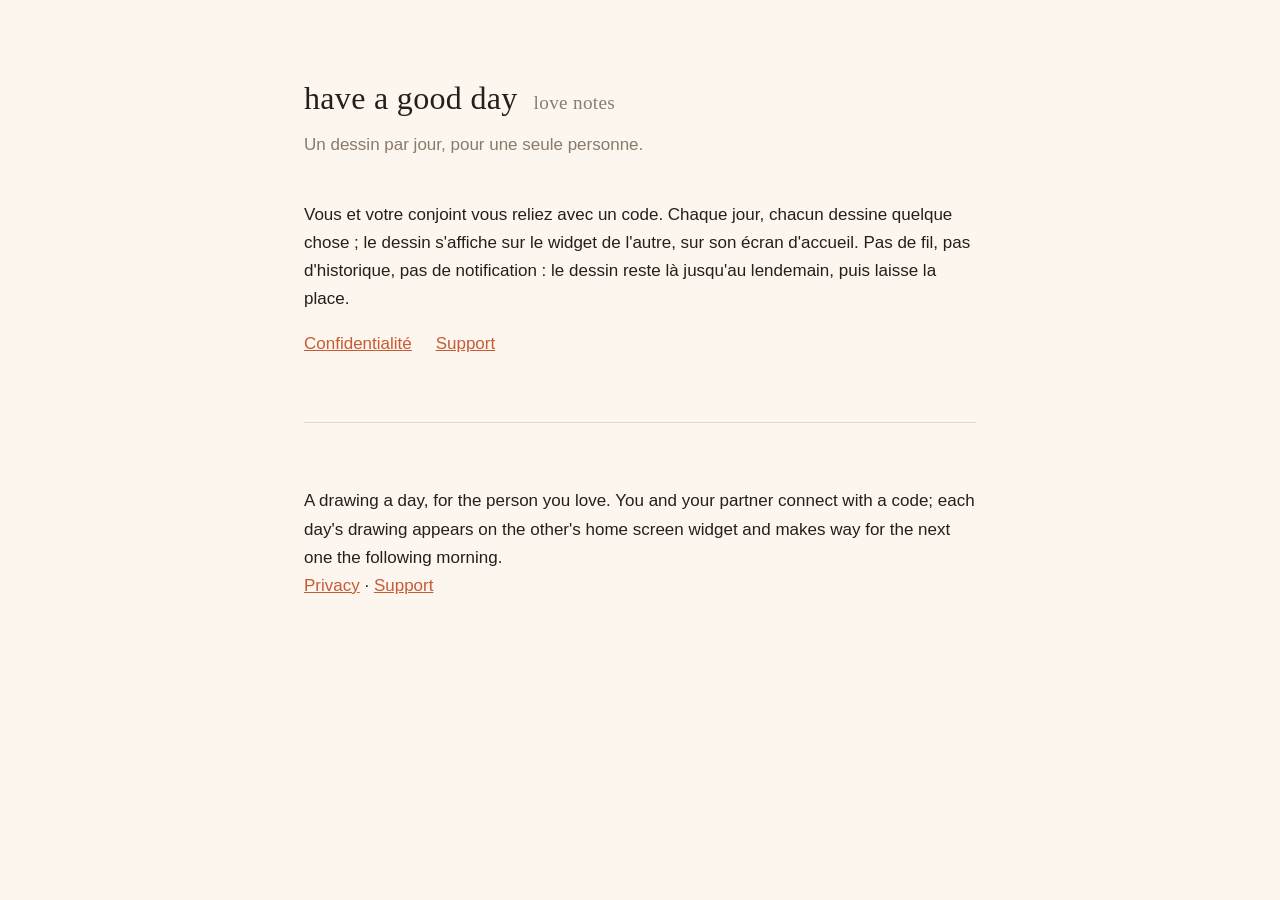
<file: index.html>
<!doctype html>
<html lang="fr">
<head>
<meta charset="utf-8">
<meta name="viewport" content="width=device-width, initial-scale=1">
<title>Have a good day: love notes</title>
<link rel="stylesheet" href="style.css">
</head>
<body>
<main>
  <header>
    <h1>have a good day <span class="sub">love notes</span></h1>
    <p class="chapeau">Un dessin par jour, pour une seule personne.</p>
  </header>

  <p>
    Vous et votre conjoint vous reliez avec un code. Chaque jour, chacun
    dessine quelque chose ; le dessin s'affiche sur le widget de l'autre, sur
    son écran d'accueil. Pas de fil, pas d'historique, pas de notification :
    le dessin reste là jusqu'au lendemain, puis laisse la place.
  </p>

  <nav>
    <a href="confidentialite.html">Confidentialité</a>
    <a href="support.html">Support</a>
  </nav>

  <hr>

  <p lang="en">
    A drawing a day, for the person you love. You and your partner connect
    with a code; each day's drawing appears on the other's home screen widget
    and makes way for the next one the following morning.
    <br>
    <a href="privacy.html">Privacy</a> · <a href="support.html">Support</a>
  </p>
</main>
</body>
</html>
</file>
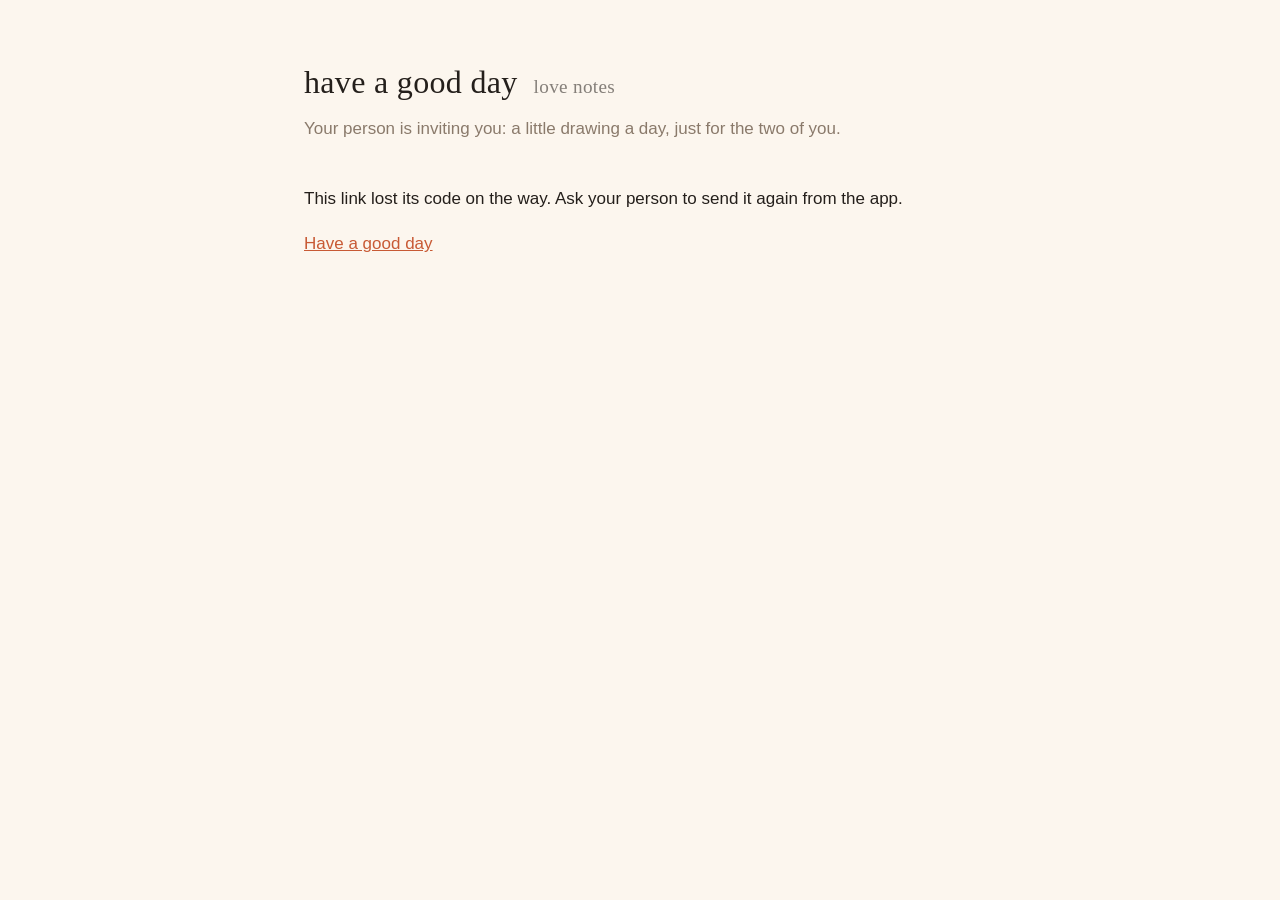
<file: code.html>
<!doctype html>
<html lang="fr">
<head>
<meta charset="utf-8">
<meta name="viewport" content="width=device-width, initial-scale=1">
<title>Have a good day: rejoins ta personne</title>
<meta name="robots" content="noindex">
<link rel="stylesheet" href="style.css">
<style>
  /* Le lien de l'invitation : le code en grand, un bouton qui le copie, et
     le store du téléphone. Le code arrive après le # : il ne quitte jamais
     le téléphone, aucun serveur ne le voit. */
  header { padding-top: 56px; }
  h1 .sub { white-space: nowrap; }
  .code {
    margin: 2rem 0 0.8rem;
    padding: 1.1rem 0;
    text-align: center;
    font: 700 2.4rem/1 ui-monospace, "SF Mono", Menlo, monospace;
    letter-spacing: 0.35em;
    text-indent: 0.35em;
    border: 1px solid rgba(138, 122, 107, 0.3);
    border-radius: 16px;
    user-select: all;
    -webkit-user-select: all;
  }
  button, .store {
    display: block;
    width: 100%;
    padding: 0.95rem 1rem;
    border-radius: 999px;
    font-family: inherit;
    font-size: 1.05rem;
    font-weight: 600;
    line-height: 1.2;
    text-align: center;
    text-decoration: none;
    cursor: pointer;
  }
  button { border: none; background: var(--accent); color: #fff; }
  .store { margin-top: 0.7rem; border: 1.5px solid var(--accent); color: var(--accent); }
  .etapes { margin-top: 2.5rem; padding-left: 1.2rem; }
  .etapes li { margin-bottom: 0.6rem; }
  .discret { color: var(--sourdine); font-size: 0.9rem; margin: 0.6rem 0.4rem 0; line-height: 1.5; }
  [hidden] { display: none !important; }
</style>
</head>
<body>
<main>
  <header>
    <h1>have a good day <span class="sub">love notes</span></h1>
    <p class="chapeau" data-fr="Ta personne t'invite : un petit dessin par jour, rien que pour vous deux." data-en="Your person is inviting you: a little drawing a day, just for the two of you.">Ta personne t'invite : un petit dessin par jour, rien que pour vous deux.</p>
  </header>

  <section id="avec-code" hidden>
    <div class="code" id="code" aria-live="polite"></div>
    <button id="copier" type="button" data-fr="Copier le code" data-en="Copy the code">Copier le code</button>

    <ol class="etapes">
      <li data-fr="Télécharge l'app :" data-en="Get the app:">Télécharge l'app :</li>
    </ol>
    <a class="store" id="ios" href="https://apps.apple.com/app/id6802425024" data-fr="Sur l'App Store (iPhone)" data-en="On the App Store (iPhone)">Sur l'App Store (iPhone)</a>
    <a class="store" id="android" href="https://play.google.com/store/apps/details?id=com.charlotterambeaud.haveagoodday" data-fr="Sur Google Play (Android)" data-en="On Google Play (Android)">Sur Google Play (Android)</a>
    <p class="discret" id="android-test" data-fr="Sur Android, l'app arrive bientôt sur Google Play. En attendant, si Google Play ne la trouve pas, écris-nous à contact.haveagooday@gmail.com : on t'envoie l'accès en avant-première." data-en="On Android, the app is coming soon to Google Play. Until then, if Google Play can't find it, write to contact.haveagooday@gmail.com and we'll send you early access.">Sur Android, l'app arrive bientôt sur Google Play. En attendant, si Google Play ne la trouve pas, écris-nous à contact.haveagooday@gmail.com : on t'envoie l'accès en avant-première.</p>
    <ol class="etapes" start="2">
      <li data-fr="Ouvre-la, choisis « J'ai reçu un code », et colle-le." data-en="Open it, choose “I received a code”, and paste it.">Ouvre-la, choisis « J'ai reçu un code », et colle-le.</li>
    </ol>
  </section>

  <section id="sans-code" hidden>
    <p data-fr="Ce lien a perdu son code en route. Demande à ta personne de te le renvoyer depuis l'app." data-en="This link lost its code on the way. Ask your person to send it again from the app.">Ce lien a perdu son code en route. Demande à ta personne de te le renvoyer depuis l'app.</p>
    <p><a href="./">Have a good day</a></p>
  </section>
</main>
<script>
  // Même alphabet que l'app : sans I, L, O, 0 ni 1.
  const ALPHABET = /^[ABCDEFGHJKMNPQRSTUVWXYZ2-9]{6}$/;
  const code = decodeURIComponent(location.hash.slice(1)).toUpperCase().replace(/[^A-Z0-9]/g, '');
  const en = !/^fr\b/i.test(navigator.language || '');
  if (en) {
    document.documentElement.lang = 'en';
    document.title = 'Have a good day: join your person';
    document.querySelectorAll('[data-en]').forEach((e) => { e.textContent = e.dataset.en; });
  }
  const copyLabel = document.getElementById('copier').textContent;
  if (ALPHABET.test(code)) {
    document.getElementById('avec-code').hidden = false;
    document.getElementById('code').textContent = code;
    // Le store de ce téléphone d'abord ; l'autre reste, plus bas, au cas où.
    const ua = navigator.userAgent;
    if (/android/i.test(ua)) document.getElementById('ios').hidden = true;
    else if (/iphone|ipad|ipod|macintosh/i.test(ua) && 'ontouchend' in document) {
      document.getElementById('android').hidden = true;
      document.getElementById('android-test').hidden = true;
    }
  } else {
    document.getElementById('sans-code').hidden = false;
  }
  document.getElementById('copier').addEventListener('click', async (event) => {
    const button = event.currentTarget;
    try {
      await navigator.clipboard.writeText(code);
    } catch (e) {
      // Sans presse-papiers (vieux navigateur) : le code est sélectionné,
      // le menu du téléphone propose « Copier ».
      const range = document.createRange();
      range.selectNodeContents(document.getElementById('code'));
      getSelection().removeAllRanges();
      getSelection().addRange(range);
      document.execCommand('copy');
    }
    button.textContent = en ? 'Copied ✓' : 'Copié ✓';
    setTimeout(() => { button.textContent = copyLabel; }, 2500);
  });
</script>
</body>
</html>
</file>
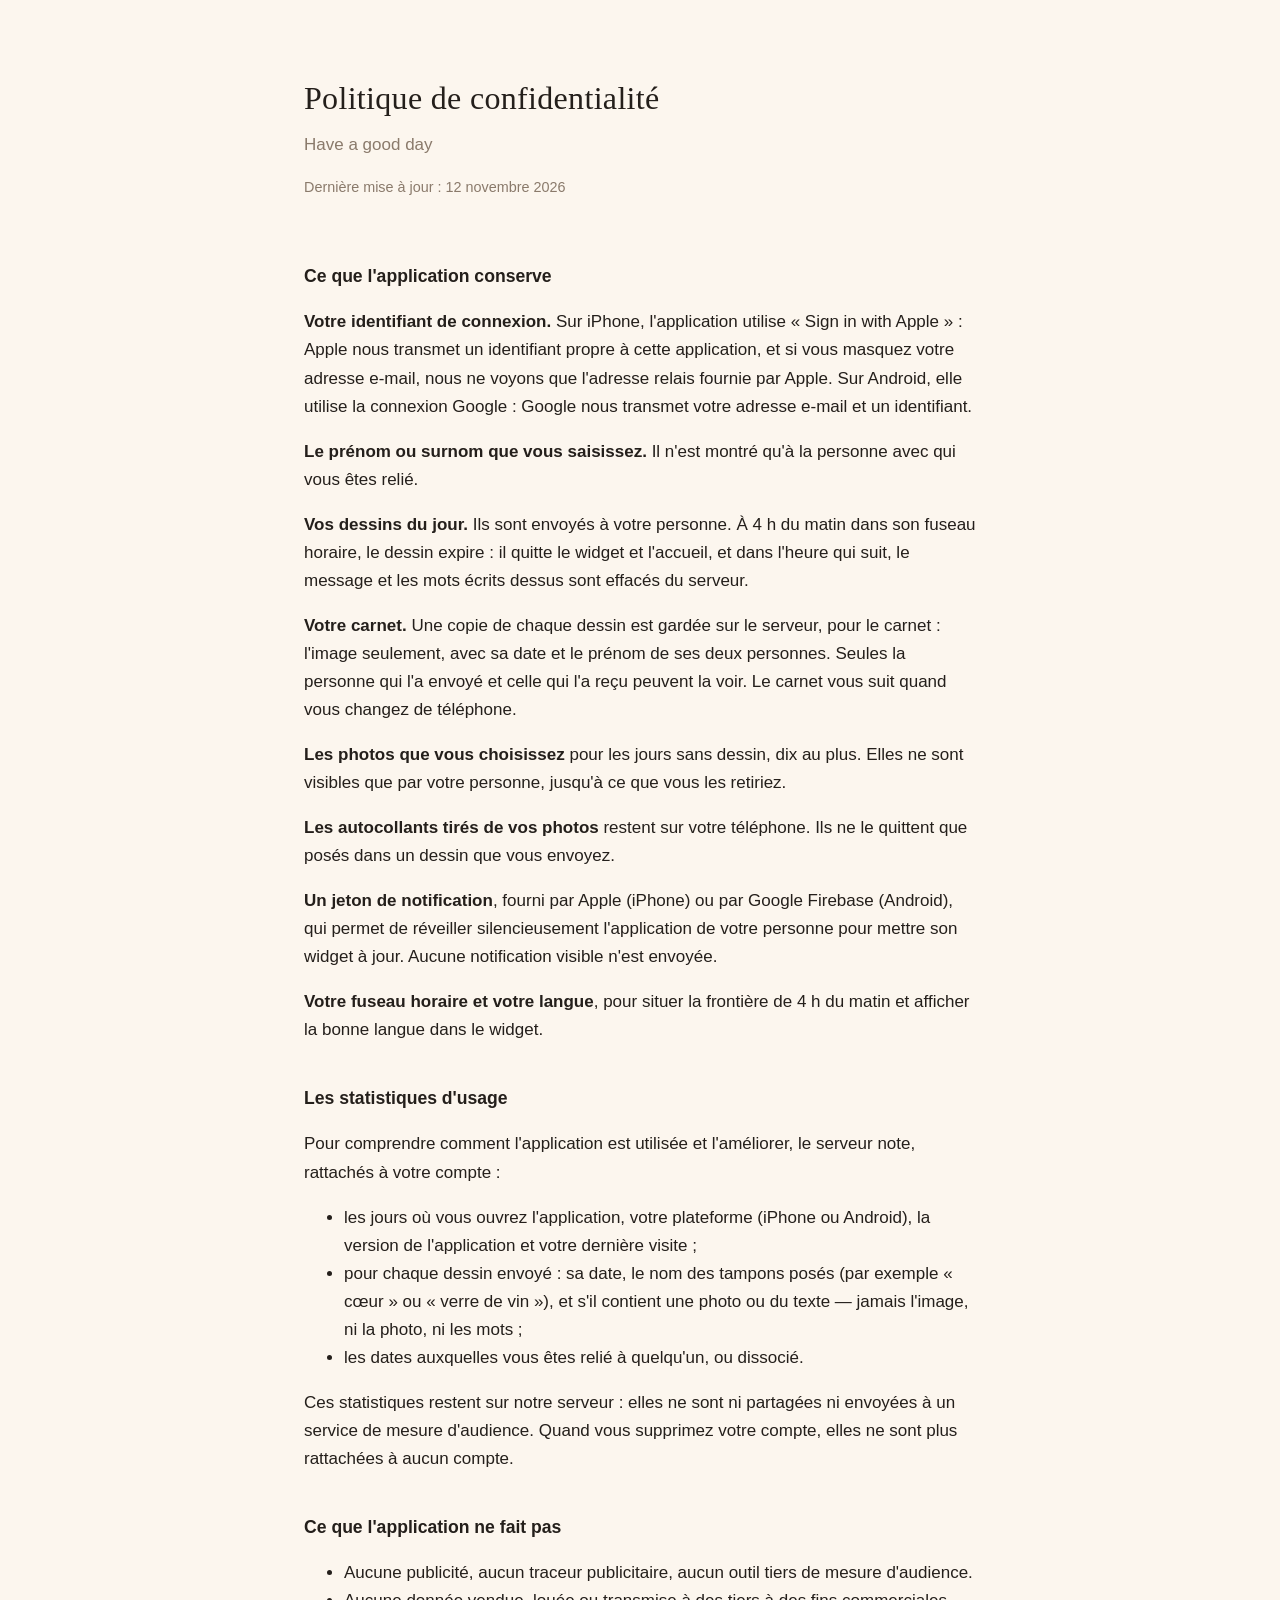
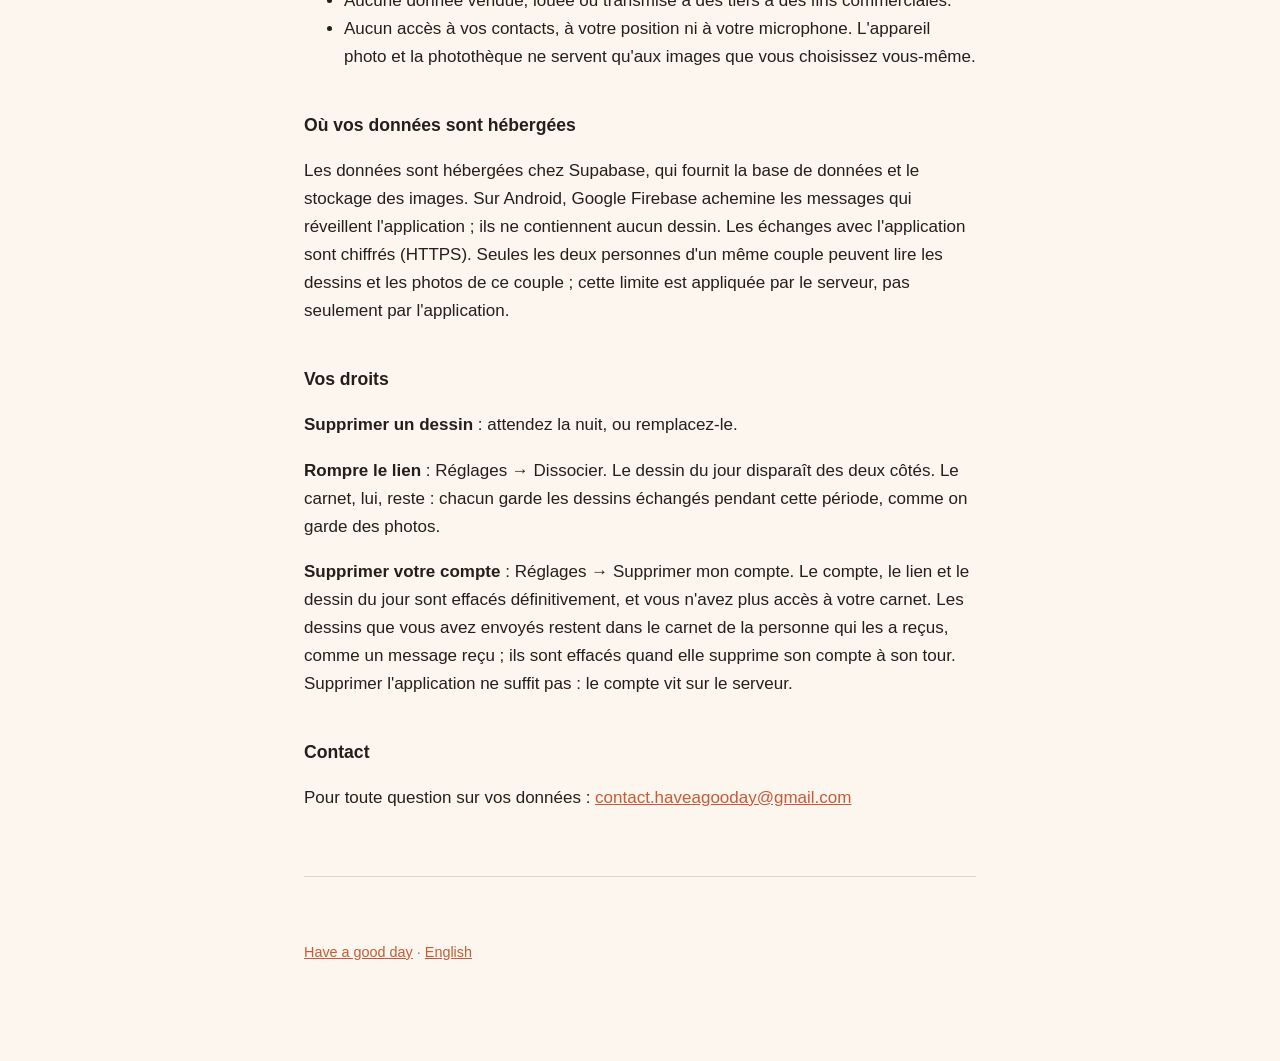
<file: confidentialite.html>
<!doctype html>
<html lang="fr">
<head>
<meta charset="utf-8">
<meta name="viewport" content="width=device-width, initial-scale=1">
<title>Politique de confidentialité — Have a good day: love notes</title>
<link rel="stylesheet" href="style.css">
</head>
<body>
<main>
  <header>
    <h1>Politique de confidentialité</h1>
    <p class="chapeau">Have a good day</p>
    <p class="date">Dernière mise à jour : 12 novembre 2026</p>
  </header>

  <h2>Ce que l'application conserve</h2>

  <p><strong>Votre identifiant de connexion.</strong> Sur iPhone, l'application
  utilise « Sign in with Apple » : Apple nous transmet un identifiant propre à
  cette application, et si vous masquez votre adresse e-mail, nous ne voyons
  que l'adresse relais fournie par Apple. Sur Android, elle utilise la
  connexion Google : Google nous transmet votre adresse e-mail et un
  identifiant.</p>

  <p><strong>Le prénom ou surnom que vous saisissez.</strong> Il n'est montré
  qu'à la personne avec qui vous êtes relié.</p>

  <p><strong>Vos dessins du jour.</strong> Ils sont envoyés à votre personne.
  À 4 h du matin dans son fuseau horaire, le dessin expire : il quitte le
  widget et l'accueil, et dans l'heure qui suit, le message et les mots écrits
  dessus sont effacés du serveur.</p>

  <p><strong>Votre carnet.</strong> Une copie de chaque dessin est gardée sur
  le serveur, pour le carnet : l'image seulement, avec sa date et le prénom de
  ses deux personnes. Seules la personne qui l'a envoyé et celle qui l'a reçu
  peuvent la voir. Le carnet vous suit quand vous changez de téléphone.</p>

  <p><strong>Les photos que vous choisissez</strong> pour les jours sans
  dessin, dix au plus. Elles ne sont visibles que par votre personne, jusqu'à
  ce que vous les retiriez.</p>

  <p><strong>Les autocollants tirés de vos photos</strong> restent sur votre
  téléphone. Ils ne le quittent que posés dans un dessin que vous envoyez.</p>

  <p><strong>Un jeton de notification</strong>, fourni par Apple (iPhone) ou
  par Google Firebase (Android), qui permet de réveiller silencieusement
  l'application de votre personne pour mettre son widget à jour. Aucune
  notification visible n'est envoyée.</p>

  <p><strong>Votre fuseau horaire et votre langue</strong>, pour situer la
  frontière de 4 h du matin et afficher la bonne langue dans le widget.</p>

  <h2>Les statistiques d'usage</h2>

  <p>Pour comprendre comment l'application est utilisée et l'améliorer, le
  serveur note, rattachés à votre compte :</p>

  <ul>
    <li>les jours où vous ouvrez l'application, votre plateforme (iPhone ou
    Android), la version de l'application et votre dernière visite ;</li>
    <li>pour chaque dessin envoyé : sa date, le nom des tampons posés (par
    exemple « cœur » ou « verre de vin »), et s'il contient une photo ou du
    texte — jamais l'image, ni la photo, ni les mots ;</li>
    <li>les dates auxquelles vous êtes relié à quelqu'un, ou dissocié.</li>
  </ul>

  <p>Ces statistiques restent sur notre serveur : elles ne sont ni partagées
  ni envoyées à un service de mesure d'audience. Quand vous supprimez votre
  compte, elles ne sont plus rattachées à aucun compte.</p>

  <h2>Ce que l'application ne fait pas</h2>

  <ul>
    <li>Aucune publicité, aucun traceur publicitaire, aucun outil tiers de
    mesure d'audience.</li>
    <li>Aucune donnée vendue, louée ou transmise à des tiers à des fins
    commerciales.</li>
    <li>Aucun accès à vos contacts, à votre position ni à votre microphone.
    L'appareil photo et la photothèque ne servent qu'aux images que vous
    choisissez vous-même.</li>
  </ul>

  <h2>Où vos données sont hébergées</h2>

  <p>Les données sont hébergées chez Supabase, qui fournit la base de données
  et le stockage des images. Sur Android, Google Firebase achemine les
  messages qui réveillent l'application ; ils ne contiennent aucun dessin.
  Les échanges avec l'application sont chiffrés (HTTPS). Seules les deux
  personnes d'un même couple peuvent lire les dessins et les photos de ce
  couple ; cette limite est appliquée par le serveur, pas seulement par
  l'application.</p>

  <h2>Vos droits</h2>

  <p><strong>Supprimer un dessin</strong> : attendez la nuit, ou
  remplacez-le.</p>

  <p><strong>Rompre le lien</strong> : Réglages → Dissocier. Le dessin du jour
  disparaît des deux côtés. Le carnet, lui, reste : chacun garde les dessins
  échangés pendant cette période, comme on garde des photos.</p>

  <p><strong>Supprimer votre compte</strong> : Réglages → Supprimer mon
  compte. Le compte, le lien et le dessin du jour sont effacés définitivement,
  et vous n'avez plus accès à votre carnet. Les dessins que vous avez envoyés
  restent dans le carnet de la personne qui les a reçus, comme un message
  reçu ; ils sont effacés quand elle supprime son compte à son tour.
  Supprimer l'application ne suffit pas : le compte vit sur le serveur.</p>

  <h2>Contact</h2>

  <p>Pour toute question sur vos données :
  <a href="mailto:contact.haveagooday@gmail.com">contact.haveagooday@gmail.com</a></p>

  <hr>
  <footer>
    <a href="index.html">Have a good day</a> ·
    <a href="privacy.html">English</a>
  </footer>
</main>
</body>
</html>
</file>
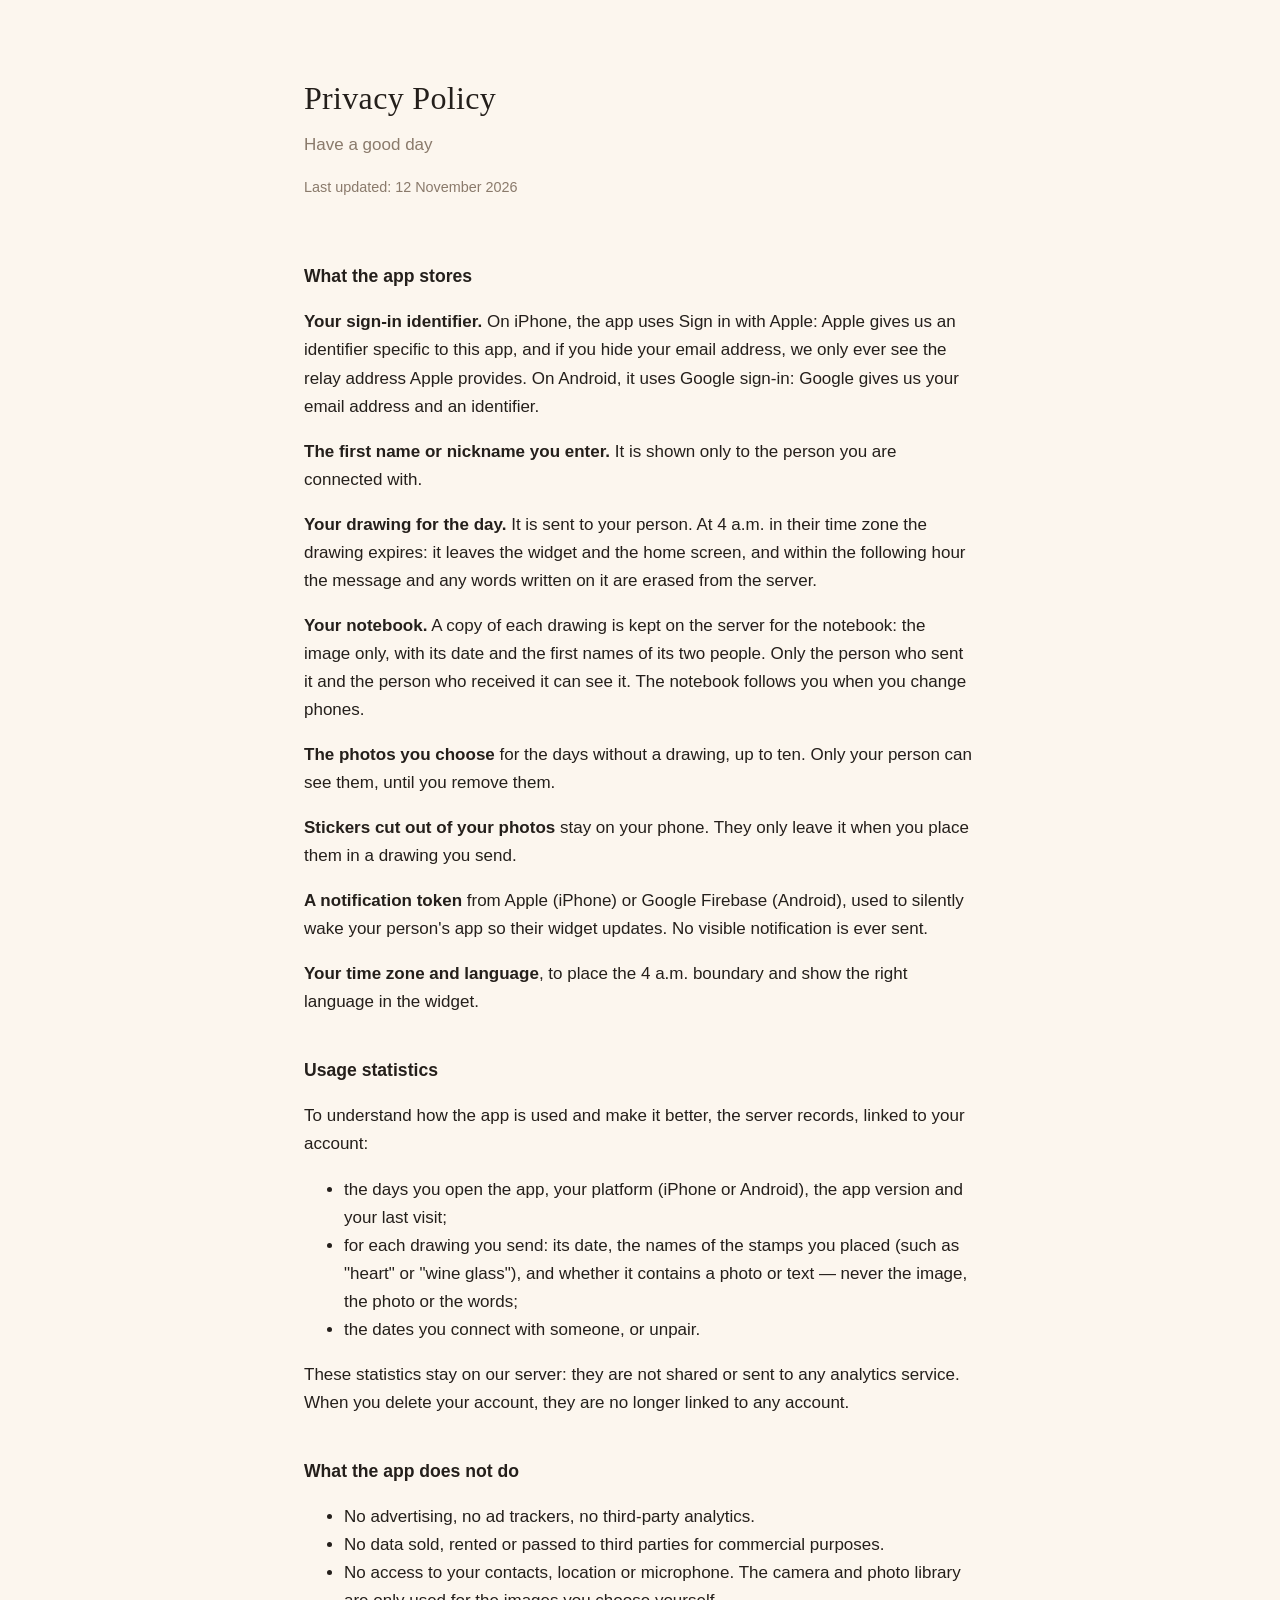
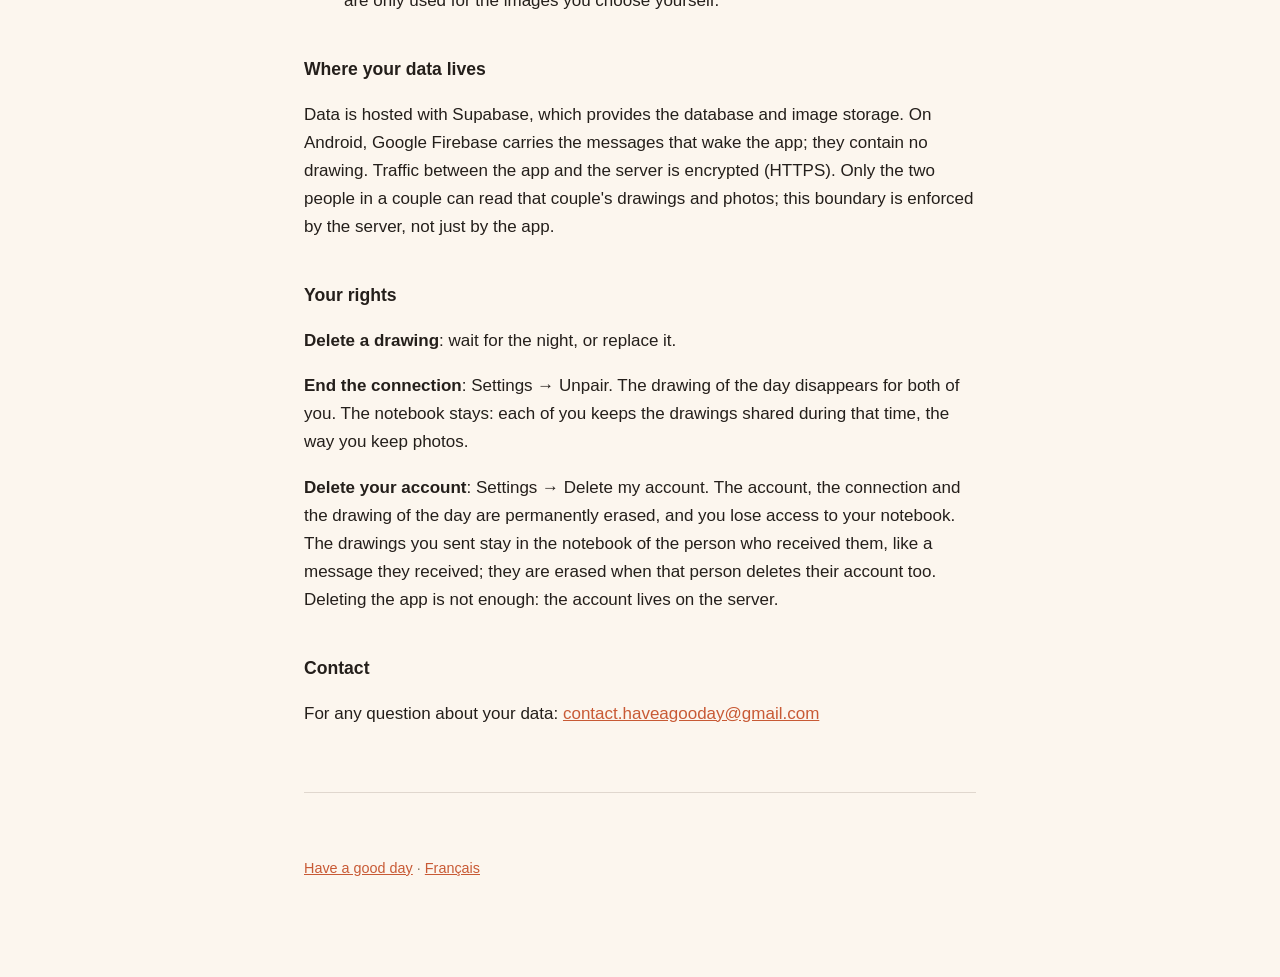
<file: privacy.html>
<!doctype html>
<html lang="en">
<head>
<meta charset="utf-8">
<meta name="viewport" content="width=device-width, initial-scale=1">
<title>Privacy Policy — Have a good day: love notes</title>
<link rel="stylesheet" href="style.css">
</head>
<body>
<main>
  <header>
    <h1>Privacy Policy</h1>
    <p class="chapeau">Have a good day</p>
    <p class="date">Last updated: 12 November 2026</p>
  </header>

  <h2>What the app stores</h2>

  <p><strong>Your sign-in identifier.</strong> On iPhone, the app uses Sign in
  with Apple: Apple gives us an identifier specific to this app, and if you
  hide your email address, we only ever see the relay address Apple
  provides. On Android, it uses Google sign-in: Google gives us your email
  address and an identifier.</p>

  <p><strong>The first name or nickname you enter.</strong> It is shown only
  to the person you are connected with.</p>

  <p><strong>Your drawing for the day.</strong> It is sent to your person. At
  4 a.m. in their time zone the drawing expires: it leaves the widget and the
  home screen, and within the following hour the message and any words
  written on it are erased from the server.</p>

  <p><strong>Your notebook.</strong> A copy of each drawing is kept on the
  server for the notebook: the image only, with its date and the first names
  of its two people. Only the person who sent it and the person who received
  it can see it. The notebook follows you when you change phones.</p>

  <p><strong>The photos you choose</strong> for the days without a drawing, up
  to ten. Only your person can see them, until you remove them.</p>

  <p><strong>Stickers cut out of your photos</strong> stay on your phone. They
  only leave it when you place them in a drawing you send.</p>

  <p><strong>A notification token</strong> from Apple (iPhone) or Google
  Firebase (Android), used to silently wake your person's app so their widget
  updates. No visible notification is ever sent.</p>

  <p><strong>Your time zone and language</strong>, to place the 4 a.m.
  boundary and show the right language in the widget.</p>

  <h2>Usage statistics</h2>

  <p>To understand how the app is used and make it better, the server records,
  linked to your account:</p>

  <ul>
    <li>the days you open the app, your platform (iPhone or Android), the app
    version and your last visit;</li>
    <li>for each drawing you send: its date, the names of the stamps you placed
    (such as "heart" or "wine glass"), and whether it contains a photo or
    text — never the image, the photo or the words;</li>
    <li>the dates you connect with someone, or unpair.</li>
  </ul>

  <p>These statistics stay on our server: they are not shared or sent to any
  analytics service. When you delete your account, they are no longer linked
  to any account.</p>

  <h2>What the app does not do</h2>

  <ul>
    <li>No advertising, no ad trackers, no third-party analytics.</li>
    <li>No data sold, rented or passed to third parties for commercial
    purposes.</li>
    <li>No access to your contacts, location or microphone. The camera and
    photo library are only used for the images you choose yourself.</li>
  </ul>

  <h2>Where your data lives</h2>

  <p>Data is hosted with Supabase, which provides the database and image
  storage. On Android, Google Firebase carries the messages that wake the app;
  they contain no drawing. Traffic between the app and the server is
  encrypted (HTTPS). Only the two people in a couple can read that couple's
  drawings and photos; this boundary is enforced by the server, not just by
  the app.</p>

  <h2>Your rights</h2>

  <p><strong>Delete a drawing</strong>: wait for the night, or replace it.</p>

  <p><strong>End the connection</strong>: Settings → Unpair. The drawing of
  the day disappears for both of you. The notebook stays: each of you keeps
  the drawings shared during that time, the way you keep photos.</p>

  <p><strong>Delete your account</strong>: Settings → Delete my account. The
  account, the connection and the drawing of the day are permanently erased,
  and you lose access to your notebook. The drawings you sent stay in the
  notebook of the person who received them, like a message they received;
  they are erased when that person deletes their account too. Deleting the
  app is not enough: the account lives on the server.</p>

  <h2>Contact</h2>

  <p>For any question about your data:
  <a href="mailto:contact.haveagooday@gmail.com">contact.haveagooday@gmail.com</a></p>

  <hr>
  <footer>
    <a href="index.html">Have a good day</a> ·
    <a href="confidentialite.html">Français</a>
  </footer>
</main>
</body>
</html>
</file>
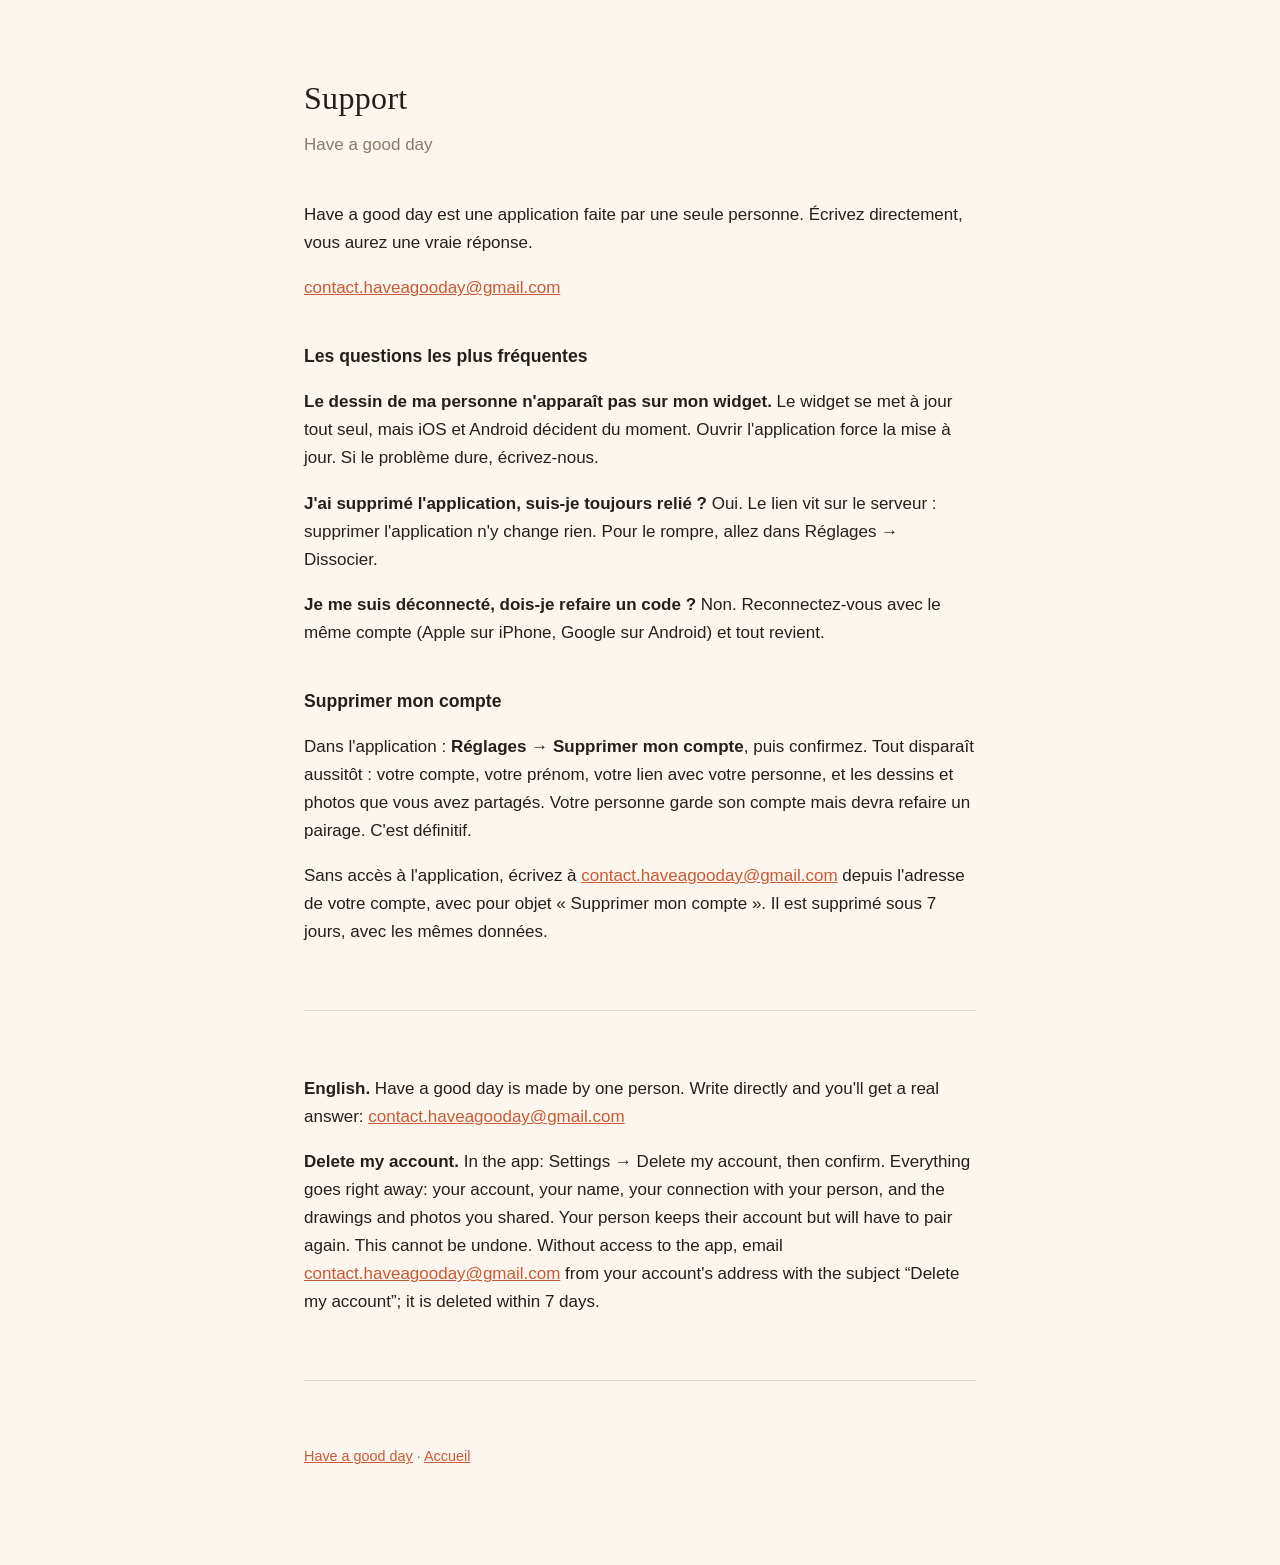
<file: support.html>
<!doctype html>
<html lang="fr">
<head>
<meta charset="utf-8">
<meta name="viewport" content="width=device-width, initial-scale=1">
<title>Support — Have a good day: love notes</title>
<link rel="stylesheet" href="style.css">
</head>
<body>
<main>
  <header>
    <h1>Support</h1>
    <p class="chapeau">Have a good day</p>
    <p class="date"></p>
  </header>

  <p>Have a good day est une application faite par une seule personne. Écrivez
  directement, vous aurez une vraie réponse.</p>

  <p><a href="mailto:contact.haveagooday@gmail.com">contact.haveagooday@gmail.com</a></p>

  <h2>Les questions les plus fréquentes</h2>

  <p><strong>Le dessin de ma personne n'apparaît pas sur mon widget.</strong>
  Le widget se met à jour tout seul, mais iOS et Android décident du moment.
  Ouvrir l'application force la mise à jour. Si le problème dure,
  écrivez-nous.</p>

  <p><strong>J'ai supprimé l'application, suis-je toujours relié ?</strong>
  Oui. Le lien vit sur le serveur : supprimer l'application n'y change rien.
  Pour le rompre, allez dans Réglages → Dissocier.</p>

  <p><strong>Je me suis déconnecté, dois-je refaire un code ?</strong> Non.
  Reconnectez-vous avec le même compte (Apple sur iPhone, Google sur
  Android) et tout revient.</p>

  <h2 id="supprimer-mon-compte">Supprimer mon compte</h2>

  <p>Dans l'application : <strong>Réglages → Supprimer mon compte</strong>,
  puis confirmez. Tout disparaît aussitôt : votre compte, votre prénom, votre
  lien avec votre personne, et les dessins et photos que vous avez partagés.
  Votre personne garde son compte mais devra refaire un pairage. C'est
  définitif.</p>

  <p>Sans accès à l'application, écrivez à
  <a href="mailto:contact.haveagooday@gmail.com?subject=Supprimer%20mon%20compte">contact.haveagooday@gmail.com</a>
  depuis l'adresse de votre compte, avec pour objet « Supprimer mon compte ».
  Il est supprimé sous 7 jours, avec les mêmes données.</p>

  <hr>

  <p lang="en"><strong>English.</strong> Have a good day is made by one
  person. Write directly and you'll get a real answer:
  <a href="mailto:contact.haveagooday@gmail.com">contact.haveagooday@gmail.com</a></p>

  <p lang="en" id="delete-my-account"><strong>Delete my account.</strong> In
  the app: Settings → Delete my account, then confirm. Everything goes right
  away: your account, your name, your connection with your person, and the
  drawings and photos you shared. Your person keeps their account but will
  have to pair again. This cannot be undone. Without access to the app, email
  <a href="mailto:contact.haveagooday@gmail.com?subject=Delete%20my%20account">contact.haveagooday@gmail.com</a>
  from your account's address with the subject “Delete my account”; it is
  deleted within 7 days.</p>

  <hr>
  <footer>
    <a href="index.html">Have a good day</a> ·
    <a href="index.html">Accueil</a>
  </footer>
</main>
</body>
</html>
</file>
<file: style.css>
/* Le papier de l'app, et sa terracotta. */
:root {
  --papier: #FCF6EE;
  --encre: #241f1b;
  --sourdine: #8A7A6B;
  --accent: #C85A35;
}

* { box-sizing: border-box; }

body {
  margin: 0;
  padding: 0 24px 96px;
  background: var(--papier);
  color: var(--encre);
  font: 17px/1.65 -apple-system, BlinkMacSystemFont, "Segoe UI", Roboto, sans-serif;
}

main { max-width: 42rem; margin: 0 auto; }

header { padding: 72px 0 8px; }

h1 {
  font-family: Palatino, "Palatino Linotype", Georgia, serif;
  font-size: 2rem;
  font-weight: 500;
  letter-spacing: 0.01em;
  margin: 0;
}

h2 {
  font-size: 1.1rem;
  margin: 2.5rem 0 0.6rem;
}

.chapeau { color: var(--sourdine); margin-top: 0.4rem; }
.date { color: var(--sourdine); font-size: 0.9rem; }

a { color: var(--accent); }

hr {
  border: none;
  border-top: 1px solid rgba(138, 122, 107, 0.25);
  margin: 4rem 0;
}

footer {
  margin-top: 4rem;
  color: var(--sourdine);
  font-size: 0.9rem;
}

nav a { margin-right: 1.2rem; }

@media (prefers-color-scheme: dark) {
  :root { --papier: #15141A; --encre: #EDE7E1; --sourdine: #9C9098; --accent: #E68052; }
  hr { border-top-color: rgba(156, 144, 152, 0.25); }
}

h1 .sub { font-weight: normal; opacity: 0.55; font-size: 0.6em; margin-left: 0.4em; }
</file>
